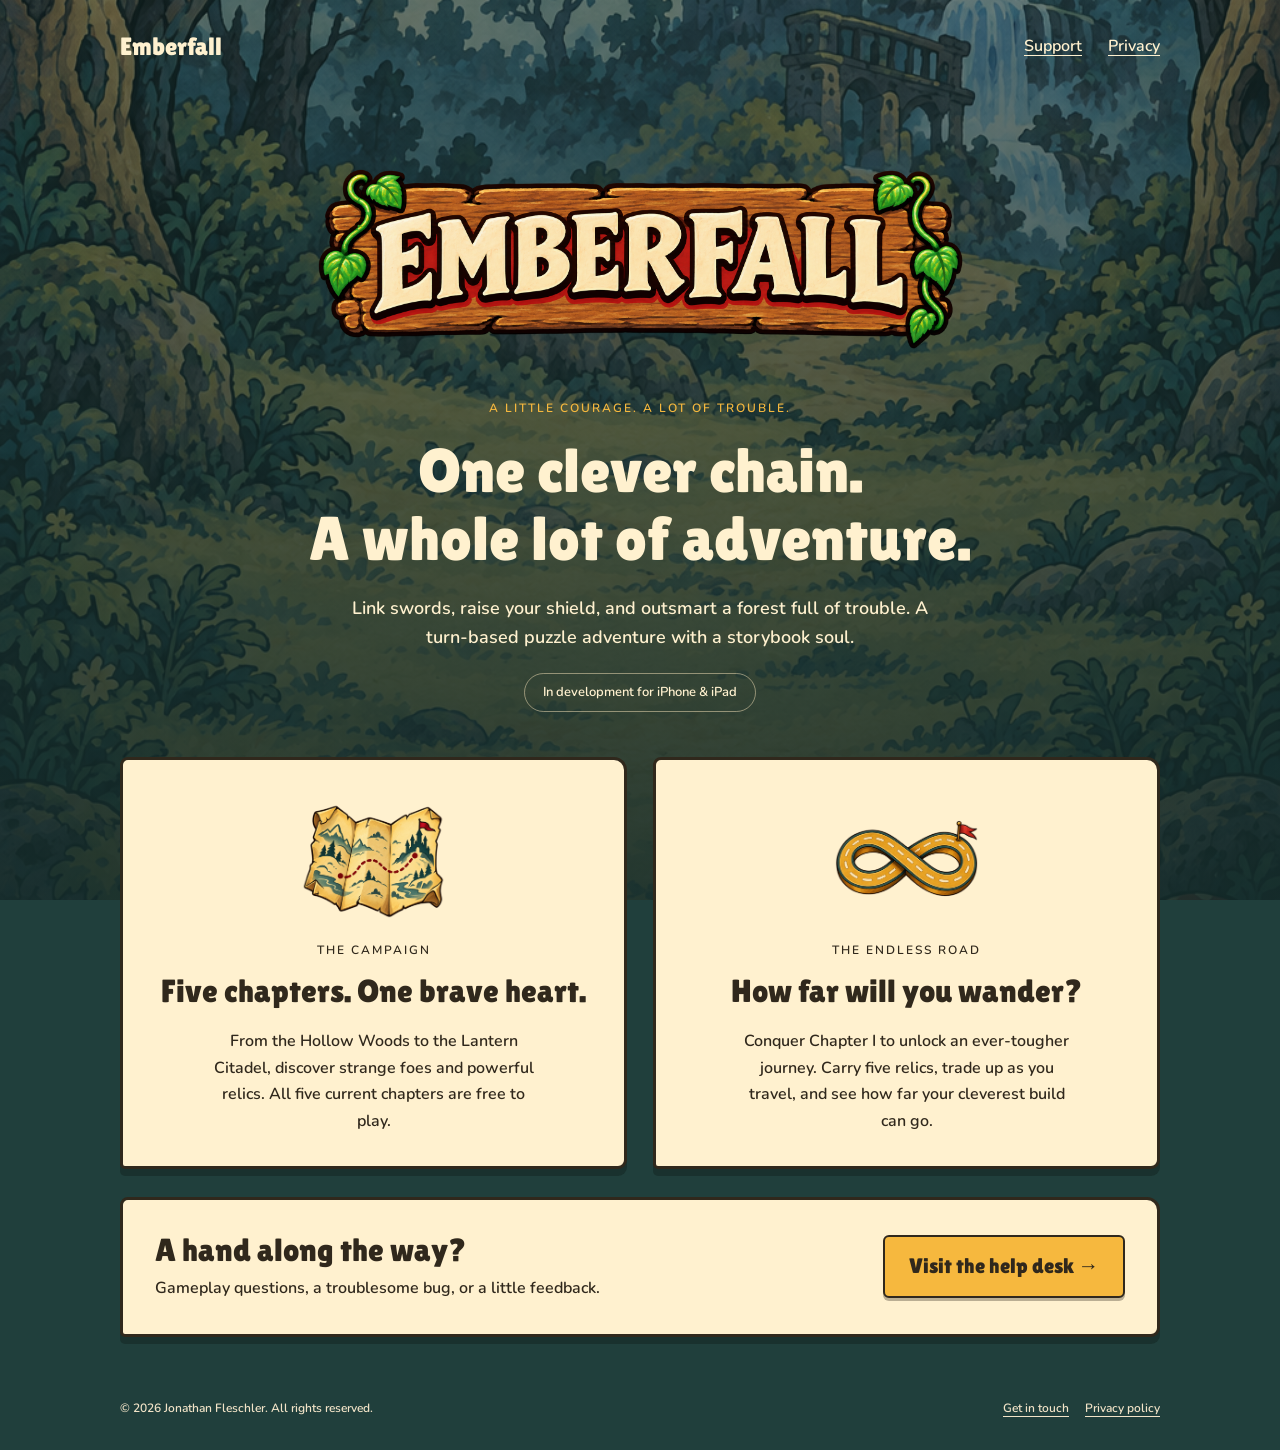
<file: index.html>
<!doctype html>
<html lang="en"><head><meta charset="utf-8"><meta name="viewport" content="width=device-width, initial-scale=1"><title>Emberfall · A little courage. A lot of trouble.</title><meta name="description" content="An illustrated chain-puzzle adventure for iPhone and iPad. Explore five chapters, collect relics, and brave the Endless road."><meta name="theme-color" content="#203f3c"><link rel="icon" href="./assets/icon.png"><link rel="stylesheet" href="./style.css"></head><body><nav aria-label="Main navigation"><a class="brand" href="./">Emberfall</a><div class="links"><a href="./support/">Support</a><a href="./privacy/">Privacy</a></div></nav><main><section class="hero"><img class="logo" src="./assets/logo.png" alt="Emberfall" width="2103" height="748"><p class="eyebrow">A little courage. A lot of trouble.</p><h1>One clever chain.<br>A whole lot of adventure.</h1><p>Link swords, raise your shield, and outsmart a forest full of trouble. A turn-based puzzle adventure with a storybook soul.</p><span class="badge">In development for iPhone &amp; iPad</span></section><div class="cards"><section class="paper feature"><img src="./assets/campaign.png" alt="" width="145" height="145"><p class="eyebrow">The campaign</p><h2>Five chapters. One brave heart.</h2><p>From the Hollow Woods to the Lantern Citadel, discover strange foes and powerful relics. All five current chapters are free to play.</p></section><section class="paper feature"><img src="./assets/endless.png" alt="" width="145" height="145"><p class="eyebrow">The Endless road</p><h2>How far will you wander?</h2><p>Conquer Chapter I to unlock an ever-tougher journey. Carry five relics, trade up as you travel, and see how far your cleverest build can go.</p></section></div><section class="paper help-banner"><div><h2>A hand along the way?</h2><p>Gameplay questions, a troublesome bug, or a little feedback.</p></div><a class="button" href="./support/">Visit the help desk →</a></section></main><footer><span>© 2026 Jonathan Fleschler. All rights reserved.</span><span><a href="./support/">Get in touch</a><a href="./privacy/">Privacy policy</a></span></footer></body></html>
</file>
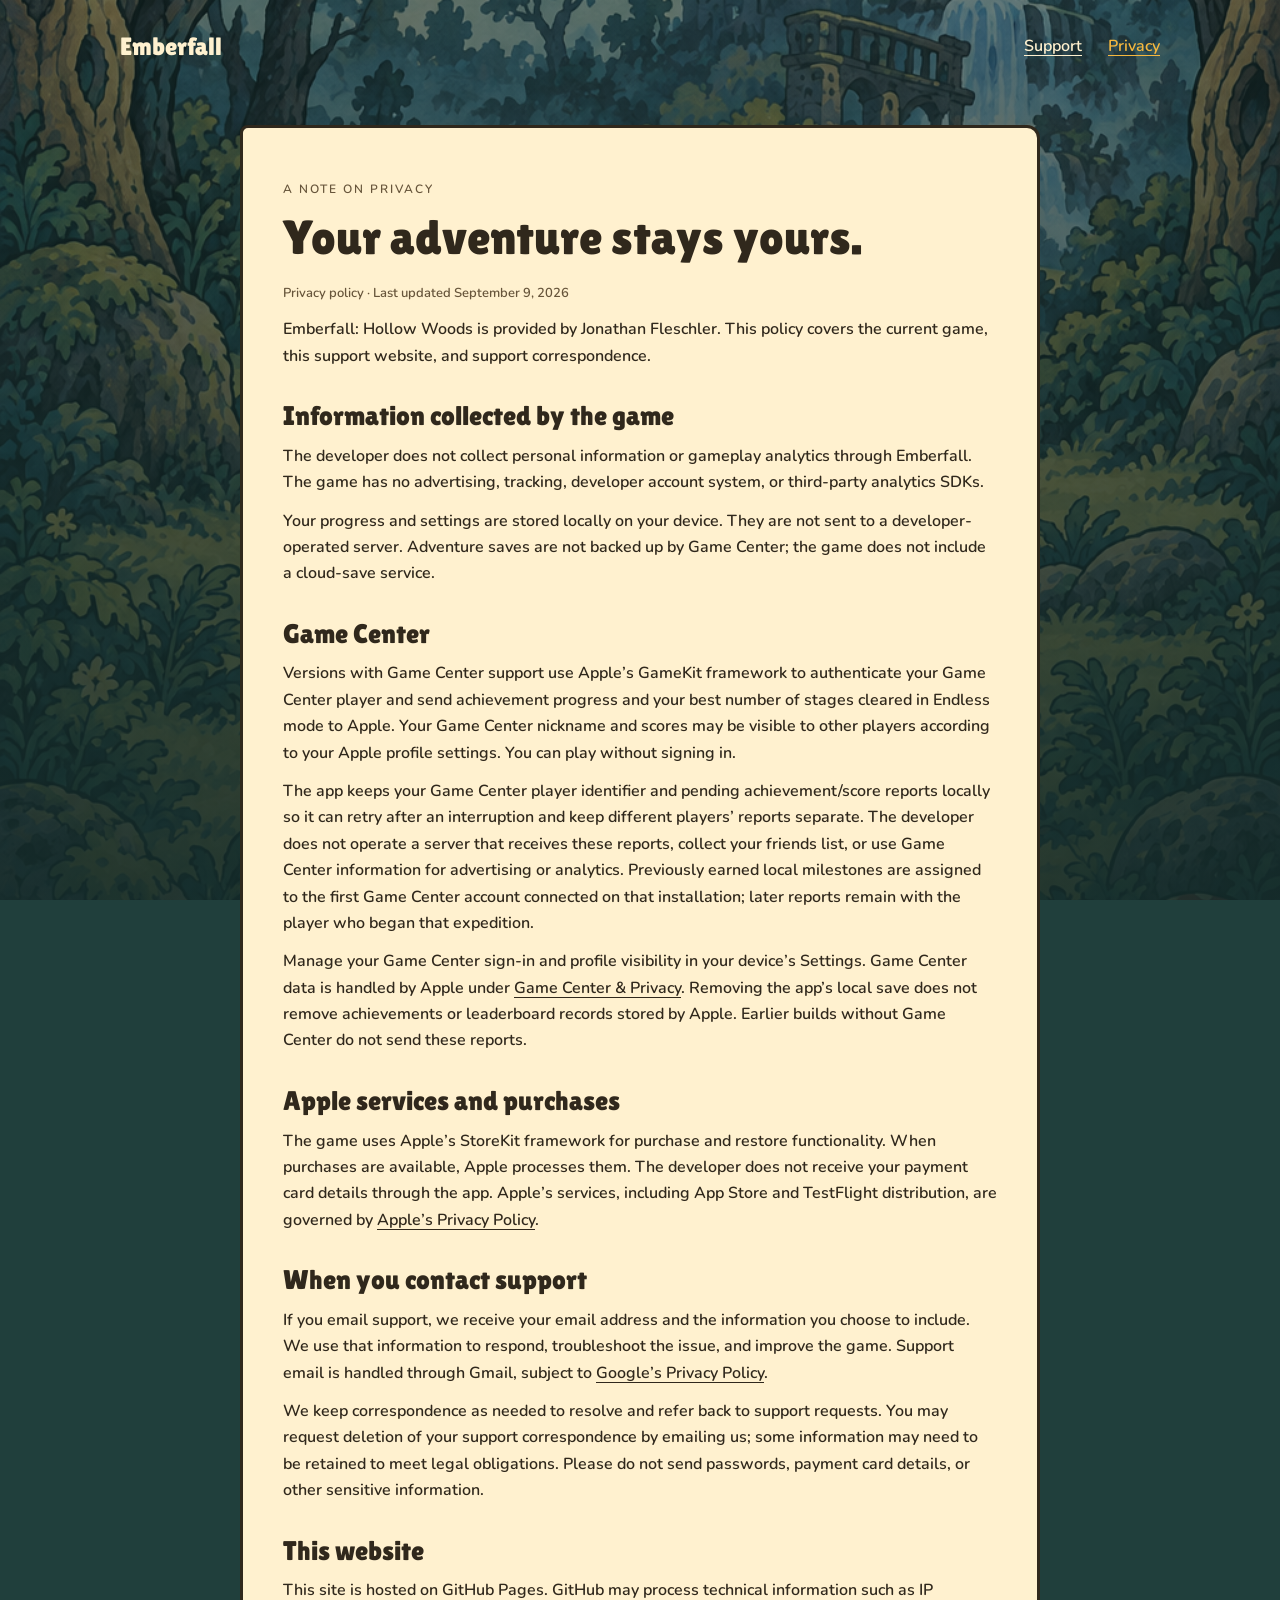
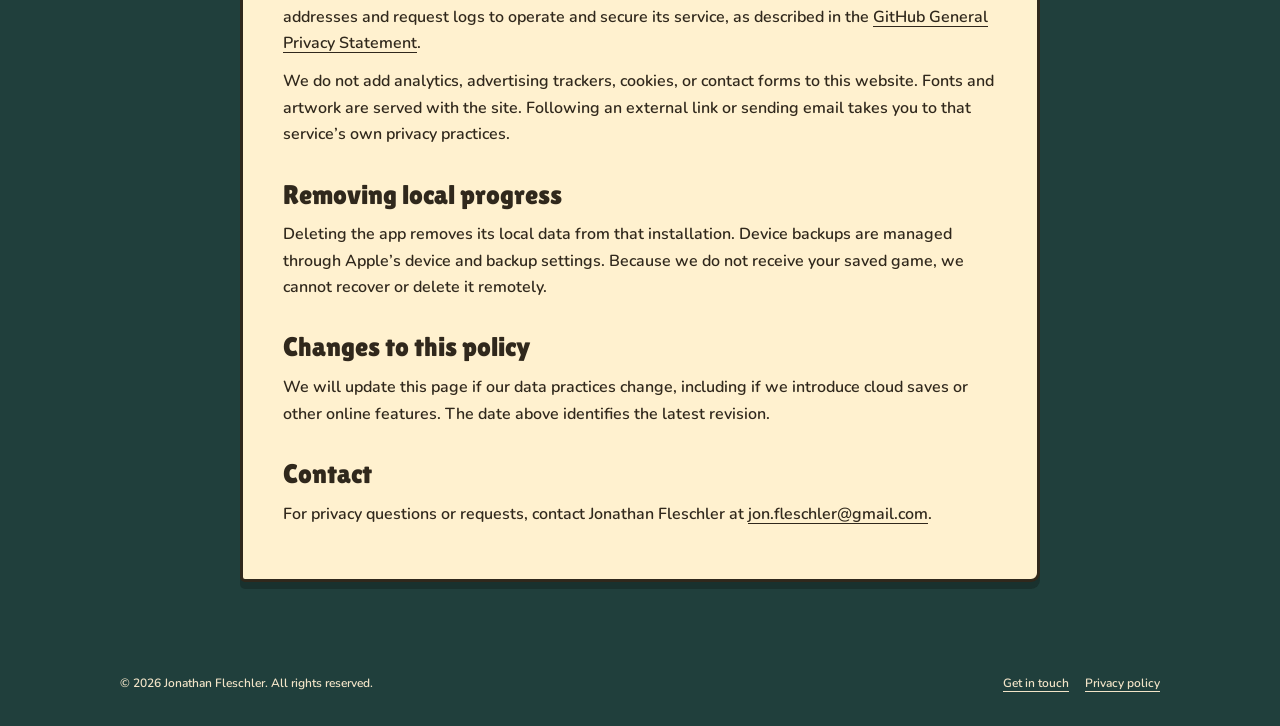
<file: privacy/index.html>
<!doctype html>
<html lang="en"><head><meta charset="utf-8"><meta name="viewport" content="width=device-width, initial-scale=1"><title>Emberfall Privacy Policy</title><meta name="description" content="How Emberfall: Hollow Woods handles local saves, Apple services, support correspondence, and this website."><meta name="theme-color" content="#203f3c"><link rel="icon" href="../assets/icon.png"><link rel="stylesheet" href="../style.css"></head><body><nav aria-label="Main navigation"><a class="brand" href="../">Emberfall</a><div class="links"><a href="../support/">Support</a><a href="../privacy/" aria-current="page">Privacy</a></div></nav><main><article class="paper document"><p class="eyebrow">A note on privacy</p><h1>Your adventure stays yours.</h1><p class="updated">Privacy policy · Last updated September 9, 2026</p><p><strong>Emberfall: Hollow Woods</strong> is provided by Jonathan Fleschler. This policy covers the current game, this support website, and support correspondence.</p><h2>Information collected by the game</h2><p>The developer does not collect personal information or gameplay analytics through Emberfall. The game has no advertising, tracking, developer account system, or third-party analytics SDKs.</p><p>Your progress and settings are stored locally on your device. They are not sent to a developer-operated server. Adventure saves are not backed up by Game Center; the game does not include a cloud-save service.</p><h2>Game Center</h2><p>Versions with Game Center support use Apple’s GameKit framework to authenticate your Game Center player and send achievement progress and your best number of stages cleared in Endless mode to Apple. Your Game Center nickname and scores may be visible to other players according to your Apple profile settings. You can play without signing in.</p><p>The app keeps your Game Center player identifier and pending achievement/score reports locally so it can retry after an interruption and keep different players’ reports separate. The developer does not operate a server that receives these reports, collect your friends list, or use Game Center information for advertising or analytics. Previously earned local milestones are assigned to the first Game Center account connected on that installation; later reports remain with the player who began that expedition.</p><p>Manage your Game Center sign-in and profile visibility in your device’s Settings. Game Center data is handled by Apple under <a href="https://www.apple.com/legal/privacy/data/en/game-center/">Game Center &amp; Privacy</a>. Removing the app’s local save does not remove achievements or leaderboard records stored by Apple. Earlier builds without Game Center do not send these reports.</p><h2>Apple services and purchases</h2><p>The game uses Apple’s StoreKit framework for purchase and restore functionality. When purchases are available, Apple processes them. The developer does not receive your payment card details through the app. Apple’s services, including App Store and TestFlight distribution, are governed by <a href="https://www.apple.com/legal/privacy/">Apple’s Privacy Policy</a>.</p><h2>When you contact support</h2><p>If you email support, we receive your email address and the information you choose to include. We use that information to respond, troubleshoot the issue, and improve the game. Support email is handled through Gmail, subject to <a href="https://policies.google.com/privacy">Google’s Privacy Policy</a>.</p><p>We keep correspondence as needed to resolve and refer back to support requests. You may request deletion of your support correspondence by emailing us; some information may need to be retained to meet legal obligations. Please do not send passwords, payment card details, or other sensitive information.</p><h2>This website</h2><p>This site is hosted on GitHub Pages. GitHub may process technical information such as IP addresses and request logs to operate and secure its service, as described in the <a href="https://docs.github.com/en/site-policy/privacy-policies/github-general-privacy-statement">GitHub General Privacy Statement</a>.</p><p>We do not add analytics, advertising trackers, cookies, or contact forms to this website. Fonts and artwork are served with the site. Following an external link or sending email takes you to that service’s own privacy practices.</p><h2>Removing local progress</h2><p>Deleting the app removes its local data from that installation. Device backups are managed through Apple’s device and backup settings. Because we do not receive your saved game, we cannot recover or delete it remotely.</p><h2>Changes to this policy</h2><p>We will update this page if our data practices change, including if we introduce cloud saves or other online features. The date above identifies the latest revision.</p><h2>Contact</h2><p>For privacy questions or requests, contact Jonathan Fleschler at <a href="mailto:jon.fleschler@gmail.com">jon.fleschler@gmail.com</a>.</p></article></main><footer><span>© 2026 Jonathan Fleschler. All rights reserved.</span><span><a href="../support/">Get in touch</a><a href="../privacy/">Privacy policy</a></span></footer></body></html>
</file>
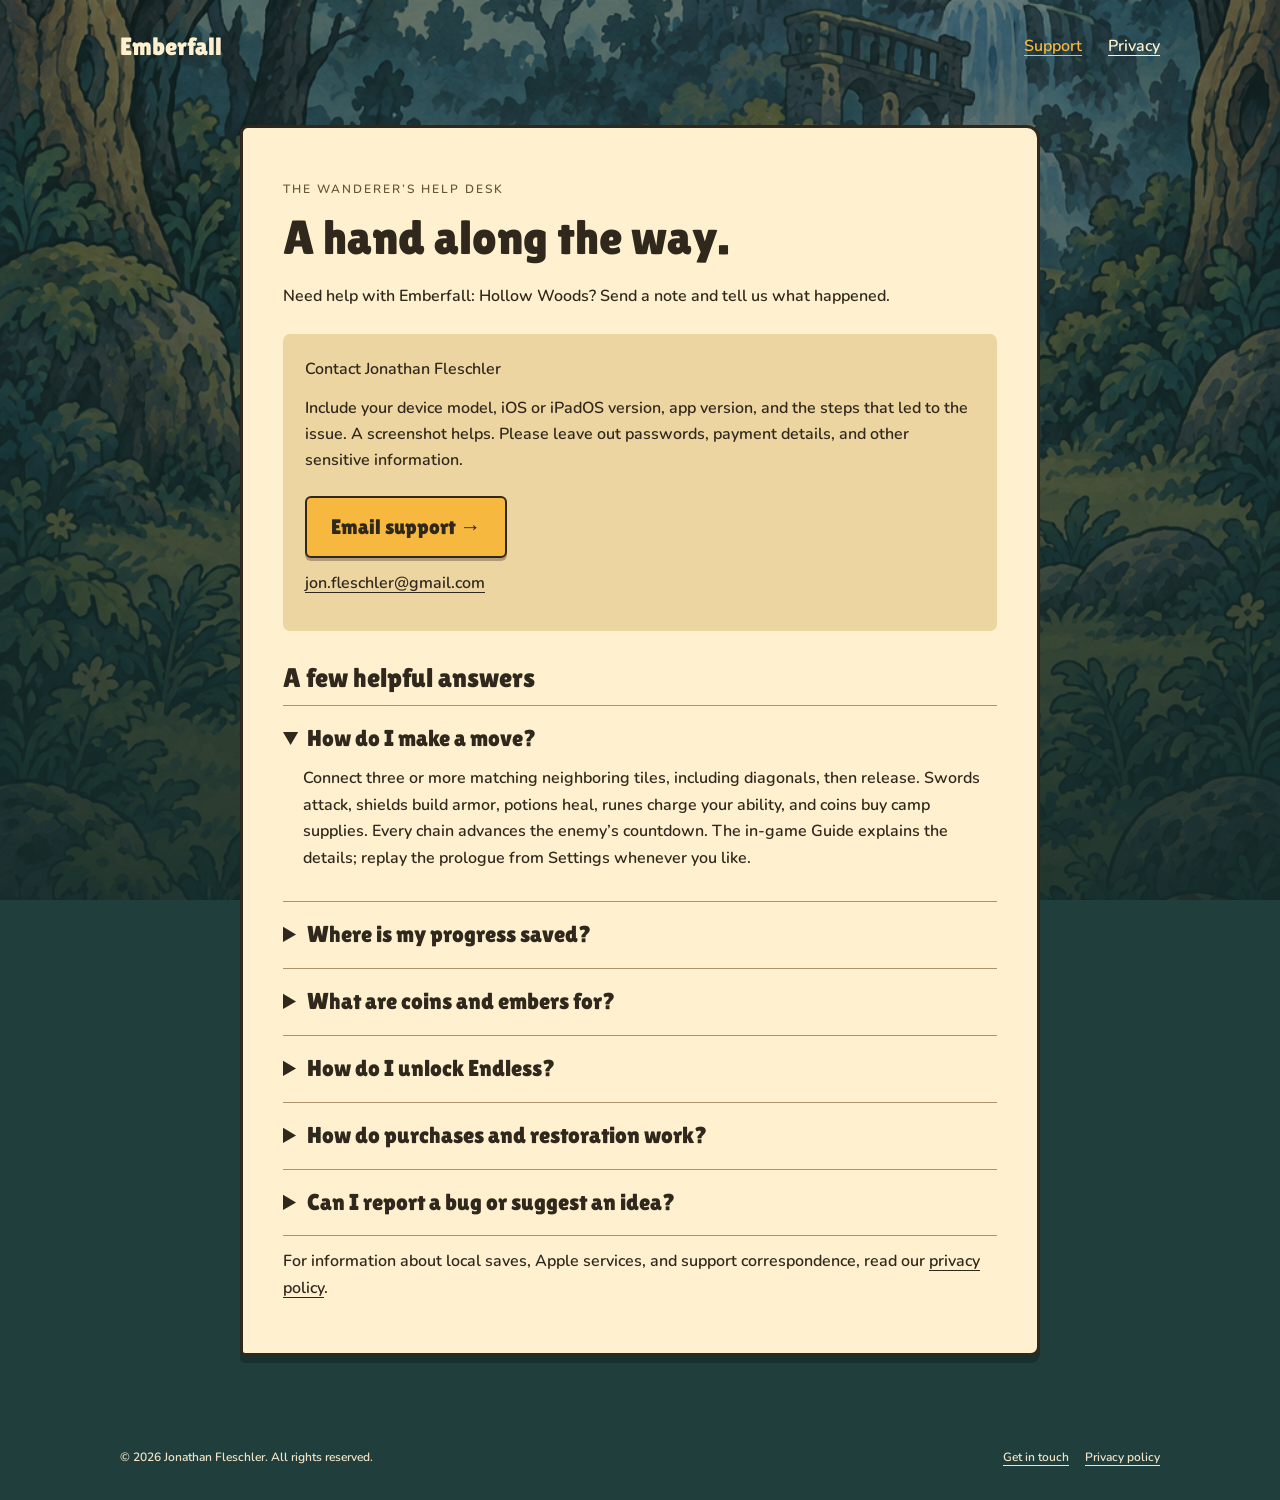
<file: support/index.html>
<!doctype html>
<html lang="en"><head><meta charset="utf-8"><meta name="viewport" content="width=device-width, initial-scale=1"><title>Emberfall Support</title><meta name="description" content="Get help with Emberfall: Hollow Woods, local saves, gameplay, coins, embers, and purchases."><meta name="theme-color" content="#203f3c"><link rel="icon" href="../assets/icon.png"><link rel="stylesheet" href="../style.css"></head><body><nav aria-label="Main navigation"><a class="brand" href="../">Emberfall</a><div class="links"><a href="../support/" aria-current="page">Support</a><a href="../privacy/">Privacy</a></div></nav><main><article class="paper document"><p class="eyebrow">The wanderer’s help desk</p><h1>A hand along the way.</h1><p>Need help with <strong>Emberfall: Hollow Woods</strong>? Send a note and tell us what happened.</p><div class="contact"><strong>Contact Jonathan Fleschler</strong><p>Include your device model, iOS or iPadOS version, app version, and the steps that led to the issue. A screenshot helps. Please leave out passwords, payment details, and other sensitive information.</p><a class="button" href="mailto:jon.fleschler@gmail.com?subject=Emberfall%20support">Email support →</a><p><a href="mailto:jon.fleschler@gmail.com">jon.fleschler@gmail.com</a></p></div><h2>A few helpful answers</h2><details open><summary>How do I make a move?</summary><p>Connect three or more matching neighboring tiles, including diagonals, then release. Swords attack, shields build armor, potions heal, runes charge your ability, and coins buy camp supplies. Every chain advances the enemy’s countdown. The in-game Guide explains the details; replay the prologue from Settings whenever you like.</p></details><details><summary>Where is my progress saved?</summary><p>Your journey is saved on your device after each turn. The current release does not include cloud saves or cross-device syncing. Avoid deleting or reinstalling the app as a first troubleshooting step: doing so can remove your local progress.</p></details><details><summary>What are coins and embers for?</summary><p>Spend coins during an expedition on camp supplies and relic scouting. You earn embers from expedition progress and leftover coins when a run ends. Spend those embers at the Forge on lasting improvements for your next expedition.</p></details><details><summary>How do I unlock Endless?</summary><p>Defeat the Hollow King, the Chapter I boss. Endless and all five current campaign chapters are free. In Endless, you can carry up to five relics and swap them as you discover new ones.</p></details><details><summary>How do purchases and restoration work?</summary><p>Any available in-app purchases are processed by Apple. Use Restore purchases in the Shop with the same Apple Account used to buy them. An unavailable collection cannot be purchased. For a refund request, visit <a href="https://reportaproblem.apple.com/">Apple’s Report a Problem service</a>.</p></details><details><summary>Can I report a bug or suggest an idea?</summary><p>Absolutely. Use the support email above. If you are testing through TestFlight, you can also send feedback through TestFlight.</p></details><p>For information about local saves, Apple services, and support correspondence, read our <a href="../privacy/">privacy policy</a>.</p></article></main><footer><span>© 2026 Jonathan Fleschler. All rights reserved.</span><span><a href="../support/">Get in touch</a><a href="../privacy/">Privacy policy</a></span></footer></body></html>
</file>
<file: style.css>
@font-face{font-family:Lilita;src:url("assets/LilitaOne-Regular.ttf") format("truetype");font-display:swap}@font-face{font-family:Ember;src:url("assets/EmberText-Semibold.ttf") format("truetype");font-display:swap}
:root{--ink:#30281c;--paper:#fff1cf;--gold:#f6b83e;--green:#203f3c}*{box-sizing:border-box}html{color-scheme:light}body{margin:0;color:var(--paper);font-family:Ember,system-ui,sans-serif;line-height:1.65;background:var(--green)}body:before{content:"";position:fixed;inset:0;z-index:-1;background:linear-gradient(180deg,#142b2a88,#142b2ae8),url("assets/forest.png") center/cover}a{color:inherit;text-underline-offset:4px}a:hover{text-decoration-thickness:3px}a:focus-visible,summary:focus-visible{outline:3px solid #c86224;outline-offset:5px}nav{max-width:1100px;margin:auto;display:flex;justify-content:space-between;gap:20px;padding:26px 30px;align-items:center}nav .brand{font-family:Lilita,sans-serif;font-size:25px;text-decoration:none}nav .links{display:flex;gap:26px}nav a[aria-current=page]{color:var(--gold)}main{max-width:1100px;margin:auto;padding:20px 30px 50px}.hero{text-align:center;padding:30px 0 45px}.logo{display:block;width:min(650px,100%);height:auto;margin:0 auto 25px}.eyebrow{text-transform:uppercase;letter-spacing:2px;font-size:12px;font-weight:bold}.hero .eyebrow{color:var(--gold)}h1,h2,h3{font-family:Lilita,sans-serif;font-weight:400;line-height:1.1;text-wrap:balance}h1{font-size:clamp(36px,6vw,62px);margin:18px 0}h2{font-size:32px;margin:12px 0 20px}h3{font-size:24px}.hero p:not(.eyebrow){max-width:580px;margin:20px auto;font-size:18px}.badge{display:inline-block;border:1px solid #f8e4b980;border-radius:30px;padding:8px 18px;font-size:13px}.cards{display:grid;grid-template-columns:1fr 1fr;gap:26px}.paper{color:var(--ink);background:var(--paper);border:3px solid var(--ink);border-radius:8px 13px 9px 5px;box-shadow:0 7px 0 #101f1b66;padding:32px}.feature{display:flex;flex-direction:column;align-items:center;text-align:center}.feature img{width:145px;height:145px;object-fit:contain;margin:-6px 0 10px}.feature p{margin:0;max-width:340px}.help-banner{margin-top:28px;display:flex;justify-content:space-between;gap:24px;align-items:center}.help-banner h2{margin:0 0 8px}.help-banner p{margin:0}.button{display:inline-block;text-align:center;flex-shrink:0;text-decoration:none;background:var(--gold);color:var(--ink);padding:12px 24px;border:2px solid var(--ink);border-radius:6px;font-family:Lilita,sans-serif;font-size:21px;box-shadow:0 3px 0 #30281c55}.button:hover{background:#ffcd69;transform:translateY(-1px)}footer{max-width:1100px;margin:auto;padding:12px 30px 32px;font-size:12px;display:flex;justify-content:space-between;gap:20px;flex-wrap:wrap;color:#f2e4c8}footer a{margin-left:16px}.document{max-width:800px;margin:12px auto 30px;padding:40px}.document h1{font-size:clamp(36px,5vw,48px);margin-top:12px}.document h2{font-size:27px;margin-top:32px;margin-bottom:12px}.document p{margin:12px 0}.document .eyebrow{color:#67553b}.document a{overflow-wrap:anywhere}.document .contact{padding:22px;background:#ecd5a1;border-radius:7px;margin:25px 0}.contact .button{margin-top:10px}.updated{font-size:13px;color:#67553b}details{border-top:1px solid #ae936a;padding:18px 0}details:last-of-type{border-bottom:1px solid #ae936a}summary{cursor:pointer;font-family:Lilita,sans-serif;font-size:23px;line-height:1.3}details p{padding-left:20px}::selection{background:#f6b83e;color:#30281c}@media(max-width:600px){nav{padding:20px;gap:10px}nav .links{gap:16px;font-size:14px}nav .brand{font-size:23px}main{padding:0 18px 30px}.hero{padding:30px 0}.hero p:not(.eyebrow){font-size:16px}.cards{grid-template-columns:1fr;gap:20px}.paper{padding:25px}.feature img{width:120px;height:120px}.help-banner{align-items:stretch;flex-direction:column}.document{padding:25px}.document .contact{padding:18px}footer{padding:15px 20px 28px}footer a{margin:0 16px 0 0}}
</file>
